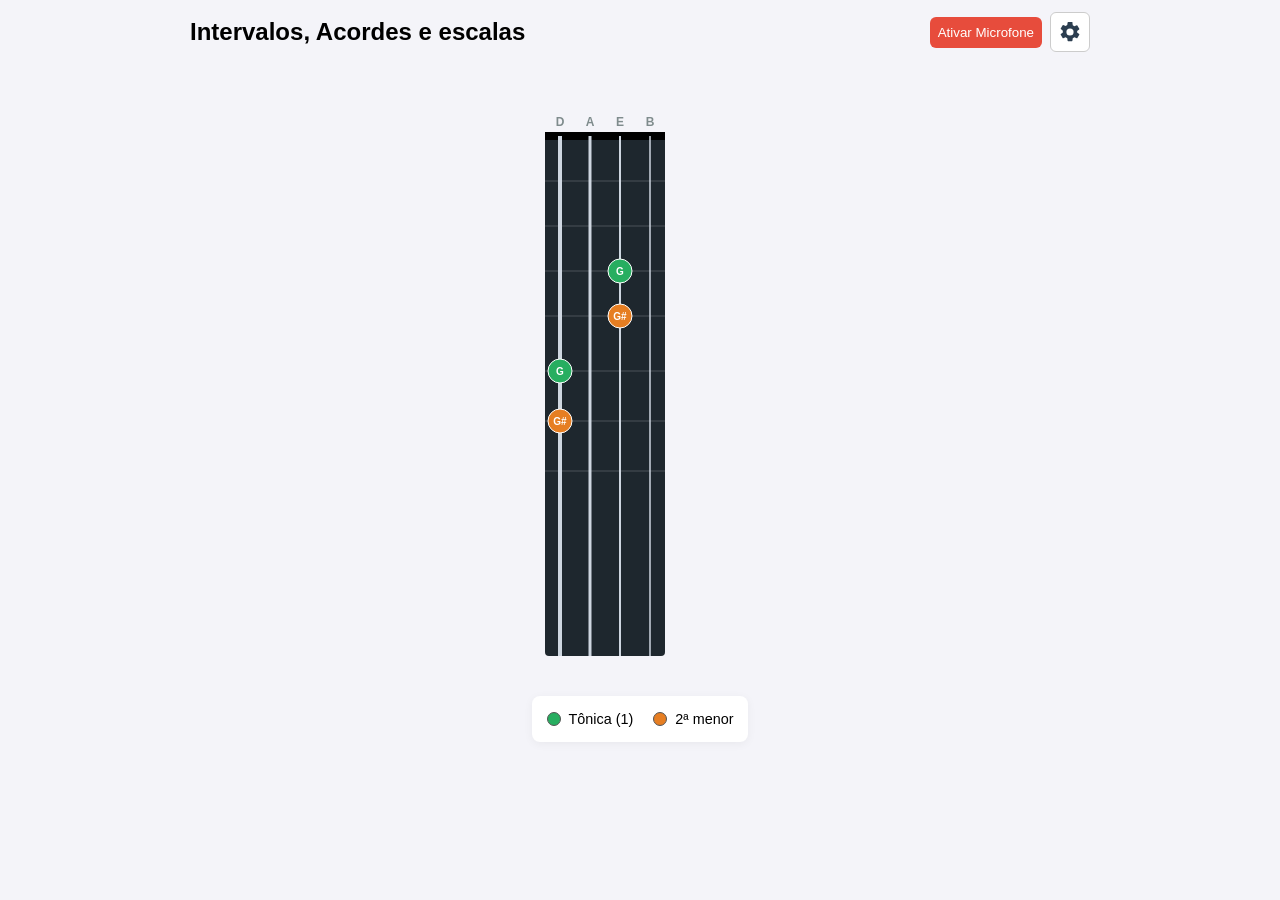
<file: index.html>
<!DOCTYPE html>
<html lang="pt-br">

<head>
    <meta charset="UTF-8">
    <meta name="viewport" content="width=device-width, initial-scale=1">
    <title>Rabeca: Intervalos, Acordes e Escalas</title>
    <link rel="stylesheet" href="css/styles.css">
    <script type="module" src="js/main.js"></script>
</head>

<body>

    <header class="topbar">
        <h2>Intervalos, Acordes e escalas</h2>
        <div class="topbar-actions">
            <button id="micBtn" class="mic-btn">Ativar Microfone</button>
            <button id="settingsBtn" class="icon-btn" aria-label="Abrir configurações"
                aria-controls="sidebar" aria-expanded="false">
                <svg viewBox="0 0 24 24" width="24" height="24" aria-hidden="true">
                    <path fill="currentColor" d="M19.14 12.94a7.07 7.07 0 0 0 .06-.94 7.07 7.07 0 0 0-.06-.94l2.03-1.58a.49.49 0 0 0 .12-.61l-1.92-3.32a.49.49 0 0 0-.59-.22l-2.39.96a7.03 7.03 0 0 0-1.62-.94l-.36-2.54A.48.48 0 0 0 13.92 2h-3.84a.48.48 0 0 0-.48.41l-.36 2.54a7.03 7.03 0 0 0-1.62.94l-2.39-.96a.49.49 0 0 0-.59.22L2.72 8.47a.49.49 0 0 0 .12.61l2.03 1.58a7.07 7.07 0 0 0-.06.94c0 .32.02.63.06.94l-2.03 1.58a.49.49 0 0 0-.12.61l1.92 3.32c.12.22.37.29.59.22l2.39-.96c.5.38 1.04.7 1.62.94l.36 2.54c.05.24.25.41.48.41h3.84c.24 0 .44-.17.48-.41l.36-2.54a7.03 7.03 0 0 0 1.62-.94l2.39.96c.22.08.47 0 .59-.22l1.92-3.32a.49.49 0 0 0-.12-.61l-2.03-1.58zM12 15.6A3.6 3.6 0 1 1 12 8.4a3.6 3.6 0 0 1 0 7.2z"/>
                </svg>
            </button>
        </div>
    </header>

    <div id="sidebar-overlay" class="sidebar-overlay" hidden></div>

    <aside id="sidebar" class="sidebar" aria-label="Configurações" aria-hidden="true">
        <div class="sidebar-header">
            <h3>Configurações</h3>
            <button id="closeSidebarBtn" class="icon-btn" aria-label="Fechar configurações">&times;</button>
        </div>

        <div class="controls">
            <div class="control-group">
                <label for="stringCount">Nº de Cordas:</label>
                <select id="stringCount">
                    <option value="5">5 Cordas</option>
                    <option value="4" selected>4 Cordas</option>
                </select>
            </div>

            <div class="control-group">
                <label for="tuningSelect">Afinação:</label>
                <select id="tuningSelect">
                    <option value="standard">(C G D A E)</option>
                    <option value="cavalo" selected>(D A E B F#)</option>
                </select>
            </div>

            <div class="control-group">
                <label for="rootNote">Tônica</label>
                <select id="rootNote">
                    <option value="C">C</option>
                    <option value="C#">C#</option>
                    <option value="D">D</option>
                    <option value="D#">D#</option>
                    <option value="E">E</option>
                    <option value="F">F</option>
                    <option value="F#">F#</option>
                    <option value="G" selected>G</option>
                    <option value="G#">G#</option>
                    <option value="A">A</option>
                    <option value="A#">A#</option>
                    <option value="B">B</option>
                </select>
            </div>

            <div class="control-group">
                <label for="analysisMode">Modo:</label>
                <select id="analysisMode">
                    <option value="interval">Intervalos</option>
                    <option value="chord">Acordes</option>
                    <option value="scale">Escalas</option>
                </select>
            </div>

            <div class="control-group">
                <label for="typeSelect">Tipo:</label>
                <select id="typeSelect">
                </select>
            </div>

            <label class="toggle" for="showStaff">
                <span>Mostrar pauta musical</span>
                <input type="checkbox" id="showStaff" role="switch">
                <span class="toggle-track" aria-hidden="true"></span>
            </label>
        </div>

        <a class="sidebar-link" href="cifra.html">Acordes de cifras no bandolim →</a>
    </aside>
   
    <div id="staff-container" hidden>
        <svg id="staff-svg" width="500" height="160" viewBox="0 0 900 200" xmlns="http://www.w3.org/2000/svg">
        <style>
            .music {
            font-family: "Bravura", "Musical Symbols", "Arial Unicode MS", serif;
            font-size: 110px;
            }
        </style>
        
        <rect width="100%" height="100%" fill="white" />
        
        <g stroke="black" stroke-width="2">
            <line x1="50" y1="60" x2="850" y2="60" />
            <line x1="50" y1="80" x2="850" y2="80" />
            <line x1="50" y1="100" x2="850" y2="100" />
            <line x1="50" y1="120" x2="850" y2="120" />
            <line x1="50" y1="140" x2="850" y2="140" />
        </g>
 
        <text x="60" y="142" class="music">𝄞</text>
               <g id="key-signature-layer"></g> <g id="note-layer"></g>
        </svg>
    </div>

    <div id="svg-container">
        <svg id="violin-svg" width="350" height="600" viewBox="0 0 300 600" xmlns="http://www.w3.org/2000/svg">
            <g transform="translate(30, 40)">
                <rect id="fingerboard" x="25" y="20" width="150" height="520" fill="#1e272e" rx="4" />
                <g id="frets-layer"></g>
                <line id="nut" x1="25" y1="20" x2="175" y2="20" stroke="#000" stroke-width="8" />
                <g id="strings-layer"></g>
                <g id="labels-layer"></g>
                <g id="markers-layer"></g>
            </g>
        </svg>
    </div>
    <div id="legend"></div>
</body>

</html>
</file>
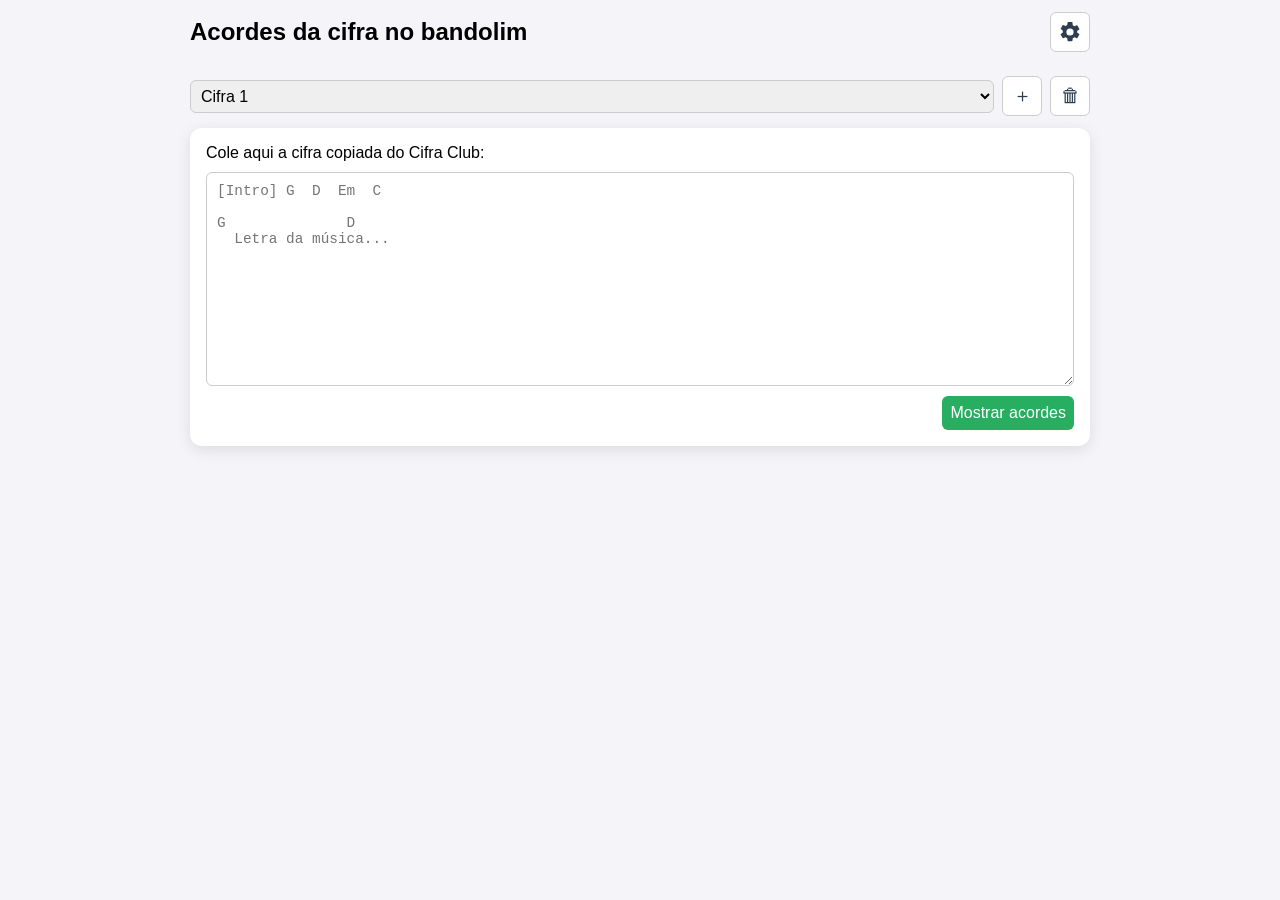
<file: cifra.html>
<!DOCTYPE html>
<html lang="pt-br">

<head>
    <meta charset="UTF-8">
    <meta name="viewport" content="width=device-width, initial-scale=1">
    <title>Bandolim: Acordes da Cifra</title>
    <link rel="stylesheet" href="css/styles.css">
    <link rel="stylesheet" href="css/cifra.css">
    <script type="module" src="js/cifra-main.js"></script>
</head>

<body>

    <header class="topbar topbar-static">
        <h2>Acordes da cifra no bandolim</h2>
        <div class="topbar-actions">
            <button id="settingsBtn" class="icon-btn" aria-label="Abrir configurações"
                aria-controls="sidebar" aria-expanded="false">
                <svg viewBox="0 0 24 24" width="24" height="24" aria-hidden="true">
                    <path fill="currentColor" d="M19.14 12.94a7.07 7.07 0 0 0 .06-.94 7.07 7.07 0 0 0-.06-.94l2.03-1.58a.49.49 0 0 0 .12-.61l-1.92-3.32a.49.49 0 0 0-.59-.22l-2.39.96a7.03 7.03 0 0 0-1.62-.94l-.36-2.54A.48.48 0 0 0 13.92 2h-3.84a.48.48 0 0 0-.48.41l-.36 2.54a7.03 7.03 0 0 0-1.62.94l-2.39-.96a.49.49 0 0 0-.59.22L2.72 8.47a.49.49 0 0 0 .12.61l2.03 1.58a7.07 7.07 0 0 0-.06.94c0 .32.02.63.06.94l-2.03 1.58a.49.49 0 0 0-.12.61l1.92 3.32c.12.22.37.29.59.22l2.39-.96c.5.38 1.04.7 1.62.94l.36 2.54c.05.24.25.41.48.41h3.84c.24 0 .44-.17.48-.41l.36-2.54a7.03 7.03 0 0 0 1.62-.94l2.39.96c.22.08.47 0 .59-.22l1.92-3.32a.49.49 0 0 0-.12-.61l-2.03-1.58zM12 15.6A3.6 3.6 0 1 1 12 8.4a3.6 3.6 0 0 1 0 7.2z"/>
                </svg>
            </button>
        </div>
    </header>

    <div id="sidebar-overlay" class="sidebar-overlay" hidden></div>

    <aside id="sidebar" class="sidebar" aria-label="Configurações" aria-hidden="true">
        <div class="sidebar-header">
            <h3>Configurações</h3>
            <button id="closeSidebarBtn" class="icon-btn" aria-label="Fechar configurações">&times;</button>
        </div>

        <div class="controls">
            <div class="control-group">
                <label for="labelMode">Mostrar nas bolinhas:</label>
                <select id="labelMode">
                    <option value="degree" selected>Graus (1, 3, 5, b7…)</option>
                    <option value="note">Notas (C, E, G…)</option>
                </select>
            </div>

            <div class="control-group">
                <span>Cores por função:</span>
                <ul id="degreeLegend" class="degree-legend"></ul>
            </div>
        </div>

        <a class="sidebar-link" href="index.html">Rabeca: intervalos, acordes e escalas →</a>
    </aside>

    <nav class="library-bar" aria-label="Cifras salvas">
        <select id="cifraSelect" aria-label="Escolher cifra"></select>
        <button id="newBtn" class="icon-btn" aria-label="Nova cifra" title="Nova cifra">＋</button>
        <button id="deleteBtn" class="icon-btn" aria-label="Apagar cifra" title="Apagar cifra">🗑</button>
    </nav>

    <section id="inputSection" class="card input-section">
        <label for="cifraInput">Cole aqui a cifra copiada do Cifra Club:</label>
        <textarea id="cifraInput" rows="12" spellcheck="false"
            placeholder="[Intro] G  D  Em  C&#10;&#10;G              D&#10;  Letra da música..."></textarea>
        <div class="input-actions">
            <button id="showBtn" class="primary-btn">Mostrar acordes</button>
        </div>
    </section>

    <section id="resultSection" class="result-section" hidden>
        <div class="sticky-panel">
            <div class="toolbar">
                <button id="editBtn">✎ Editar cifra</button>
                <div class="transpose" aria-label="Transpor">
                    <button id="transposeDown" aria-label="Descer meio tom">−½</button>
                    <span id="transposeValue">Tom original</span>
                    <button id="transposeUp" aria-label="Subir meio tom">+½</button>
                </div>
            </div>
            <div id="chordStrip" class="chord-strip"></div>
        </div>

        <pre id="cifraView" class="card cifra-view"></pre>
    </section>
</body>

</html>
</file>
<file: css/styles.css>
body {
    font-family: 'Segoe UI', sans-serif;
    background: #f4f4f9;
    display: flex;
    flex-direction: column;
    align-items: center;
    margin: 0;
    padding: 0 16px 20px;
}

body.sidebar-open {
    overflow: hidden;
}

.topbar {
    position: sticky;
    top: 0;
    z-index: 10;
    width: 100%;
    max-width: 900px;
    box-sizing: border-box;
    display: flex;
    align-items: center;
    justify-content: space-between;
    gap: 12px;
    padding: 12px 0;
    margin-bottom: 12px;
    background: #f4f4f9;
}

.topbar h2 {
    margin: 0;
    font-size: clamp(1.05rem, 4vw, 1.5rem);
}

.topbar-actions {
    display: flex;
    align-items: center;
    gap: 8px;
    flex-shrink: 0;
}

.mic-btn {
    background: #e74c3c;
    color: white;
    border: none;
    cursor: pointer;
}

.icon-btn {
    display: inline-flex;
    align-items: center;
    justify-content: center;
    width: 40px;
    height: 40px;
    padding: 0;
    font-size: 1.6rem;
    line-height: 1;
    color: #2c3e50;
    background: white;
    cursor: pointer;
}

.sidebar {
    position: fixed;
    top: 0;
    right: 0;
    z-index: 30;
    width: min(300px, 85vw);
    height: 100%;
    box-sizing: border-box;
    padding: 16px 20px;
    overflow-y: auto;
    background: white;
    box-shadow: -4px 0 15px rgba(0, 0, 0, 0.15);
    transform: translateX(100%);
    visibility: hidden;
    transition: transform 0.25s ease, visibility 0.25s;
}

.sidebar.open {
    transform: translateX(0);
    visibility: visible;
}

.sidebar-header {
    display: flex;
    align-items: center;
    justify-content: space-between;
    margin-bottom: 16px;
}

.sidebar-header h3 {
    margin: 0;
}

.sidebar-link {
    display: block;
    margin-top: 24px;
    padding-top: 15px;
    border-top: 1px solid #eee;
    color: #2c3e50;
    font-weight: bold;
    text-decoration: none;
}

.sidebar-overlay {
    position: fixed;
    inset: 0;
    z-index: 20;
    background: rgba(0, 0, 0, 0.4);
}

.controls {
    display: flex;
    flex-direction: column;
    gap: 15px;
}

.control-group {
    display: flex;
    flex-direction: column;
    gap: 5px;
}

.toggle {
    display: flex;
    align-items: center;
    justify-content: space-between;
    gap: 12px;
    padding-top: 15px;
    border-top: 1px solid #eee;
    cursor: pointer;
}

.toggle input {
    position: absolute;
    opacity: 0;
    pointer-events: none;
}

.toggle-track {
    position: relative;
    flex-shrink: 0;
    width: 44px;
    height: 24px;
    border-radius: 12px;
    background: #ccc;
    transition: background 0.2s;
}

.toggle-track::after {
    content: '';
    position: absolute;
    top: 3px;
    left: 3px;
    width: 18px;
    height: 18px;
    border-radius: 50%;
    background: white;
    transition: transform 0.2s;
}

.toggle input:checked + .toggle-track {
    background: #27ae60;
}

.toggle input:checked + .toggle-track::after {
    transform: translateX(20px);
}

.toggle input:focus-visible + .toggle-track {
    outline: 2px solid #3498db;
    outline-offset: 2px;
}

#staff-container[hidden] {
    display: none;
}

.control-group select {
    width: 100%;
    font-size: 1rem;
}

#staff-container,
#svg-container {
    width: 100%;
    max-width: 500px;
    margin-bottom: 20px;
    box-sizing: border-box;
}

#svg-container {
    max-width: 350px;
}

#staff-svg,
#violin-svg {
    display: block;
    width: 100%;
    height: auto;
}

select,
button {
    padding: 8px;
    border-radius: 6px;
    border: 1px solid #ccc;
}

#legend {
    background: white;
    flex-wrap: wrap;
    justify-content: center;
    padding: 15px;
    border-radius: 8px;
    display: flex;
    gap: 20px;
    margin-bottom: 20px;
    box-shadow: 0 2px 10px rgba(0, 0, 0, 0.05);
}

.legend-item {
    display: flex;
    align-items: center;
    gap: 8px;
    font-size: 0.9rem;
}

.dot {
    width: 12px;
    height: 12px;
    border-radius: 50%;
    border: 1px solid #555;
}

.fret-line {
    stroke: rgba(255, 255, 255, 0.2);
    stroke-width: 1;
}

.label-note {
    font-family: Arial;
    font-size: 10px;
    font-weight: bold;
    fill: white;
    text-anchor: middle;
    pointer-events: none;
}

.string-label {
    font-family: Arial;
    font-size: 12px;
    font-weight: bold;
    fill: #7f8c8d;
    text-anchor: middle;
}

.observation {
    background-color: #fff3cd;
    color: #856404;
    padding: 12px 20px;
    border-radius: 8px;
    border-left: 5px solid #ffeeba;
    margin: 10px 0 20px 0;
    max-width: 600px;
    font-size: 0.9rem;
    line-height: 1.4;
    box-shadow: 0 2px 5px rgba(0, 0, 0, 0.05);
}

.live-note-label {
    font-family: Arial, sans-serif;
    font-size: 10px;
    font-weight: bold;
    fill: cyan;
    text-anchor: middle;
    dominant-baseline: central;
    pointer-events: none;
    text-shadow: 0px 0px 2px rgba(0,0,0,0.5);
}

#violin-svg {
    touch-action: none;
    -webkit-tap-highlight-color: transparent;
}

#staff-container {
    background: white;
    border-radius: 12px;
    box-shadow: 0 4px 15px rgba(0, 0, 0, 0.1);
    padding: 10px;
}
</file>
<file: css/cifra.css>
[hidden] {
    display: none !important;
}

.topbar-static {
    position: static;
}

.degree-legend {
    list-style: none;
    margin: 0;
    padding: 0;
    display: flex;
    flex-direction: column;
    gap: 6px;
    font-size: 0.9rem;
}

.degree-legend li {
    display: flex;
    align-items: center;
    gap: 8px;
}

.card {
    background: white;
    border-radius: 12px;
    box-shadow: 0 4px 15px rgba(0, 0, 0, 0.1);
}

.input-section,
.result-section {
    width: 100%;
    max-width: 900px;
    box-sizing: border-box;
}

.input-section {
    display: flex;
    flex-direction: column;
    gap: 10px;
    padding: 16px;
    margin-bottom: 20px;
}

.input-section textarea {
    width: 100%;
    box-sizing: border-box;
    padding: 10px;
    border: 1px solid #ccc;
    border-radius: 6px;
    font-family: 'Courier New', monospace;
    font-size: 0.9rem;
    resize: vertical;
}

.input-actions {
    display: flex;
    justify-content: flex-end;
    gap: 10px;
}

.library-bar {
    display: flex;
    align-items: center;
    gap: 8px;
    width: 100%;
    max-width: 900px;
    box-sizing: border-box;
    margin-bottom: 12px;
}

.library-bar select {
    flex: 1;
    min-width: 0;
    padding: 6px;
    font-size: 1rem;
}

.library-bar .icon-btn {
    font-size: 1.2rem;
}

.primary-btn {
    background: #27ae60;
    color: white;
    border: none;
    font-size: 1rem;
    cursor: pointer;
}

.sticky-panel {
    position: sticky;
    top: 0;
    z-index: 5;
    padding: 8px 0;
    background: #f4f4f9;
}

.toolbar {
    display: flex;
    align-items: center;
    justify-content: space-between;
    gap: 10px;
    margin-bottom: 8px;
}

.toolbar button {
    background: white;
    cursor: pointer;
}

.transpose {
    display: flex;
    align-items: center;
    gap: 6px;
}

.transpose span {
    min-width: 90px;
    text-align: center;
    font-size: 0.9rem;
}

.chord-strip {
    display: flex;
    gap: 10px;
    overflow-x: auto;
    padding: 4px 2px 8px;
    scroll-snap-type: x proximity;
}

.chord-card {
    flex-shrink: 0;
    display: flex;
    flex-direction: column;
    align-items: center;
    padding: 6px 8px;
    background: white;
    border: 2px solid transparent;
    border-radius: 10px;
    box-shadow: 0 2px 8px rgba(0, 0, 0, 0.08);
    scroll-snap-align: center;
    transition: border-color 0.2s;
}

.chord-card.active {
    border-color: #27ae60;
}

.chord-card .chord-name {
    font-weight: bold;
}

.chord-card .chord-diagram {
    cursor: pointer;
}

.chord-card .empty {
    width: 90px;
    padding: 30px 0;
    font-size: 0.8rem;
    color: #7f8c8d;
    text-align: center;
}

.voicing-nav {
    display: flex;
    align-items: center;
    gap: 4px;
    font-size: 0.8rem;
    color: #555;
}

.voicing-nav button {
    padding: 2px 8px;
    background: white;
    cursor: pointer;
}

.diagram-fret-label {
    font-size: 10px;
    text-anchor: end;
    fill: #555;
}

.diagram-string-label {
    font-size: 10px;
    text-anchor: middle;
    fill: #7f8c8d;
}

.diagram-note-label {
    font-family: Arial, sans-serif;
    font-weight: bold;
    text-anchor: middle;
    dominant-baseline: central;
    pointer-events: none;
}

.diagram-open-label {
    font-size: 11px;
    text-anchor: middle;
    fill: #2c3e50;
}

.cifra-view {
    margin: 8px 0 20px;
    padding: 16px;
    overflow-x: auto;
    font-family: 'Courier New', monospace;
    font-size: 0.9rem;
    line-height: 1.4;
}

.cifra-view .section {
    font-weight: bold;
    color: #7f8c8d;
}

.cifra-view .chord {
    padding: 0;
    border: none;
    border-radius: 3px;
    background: none;
    font: inherit;
    font-weight: bold;
    color: #e67e22;
    cursor: pointer;
}

.cifra-view .chord.active {
    background: #e67e22;
    color: white;
}
</file>
